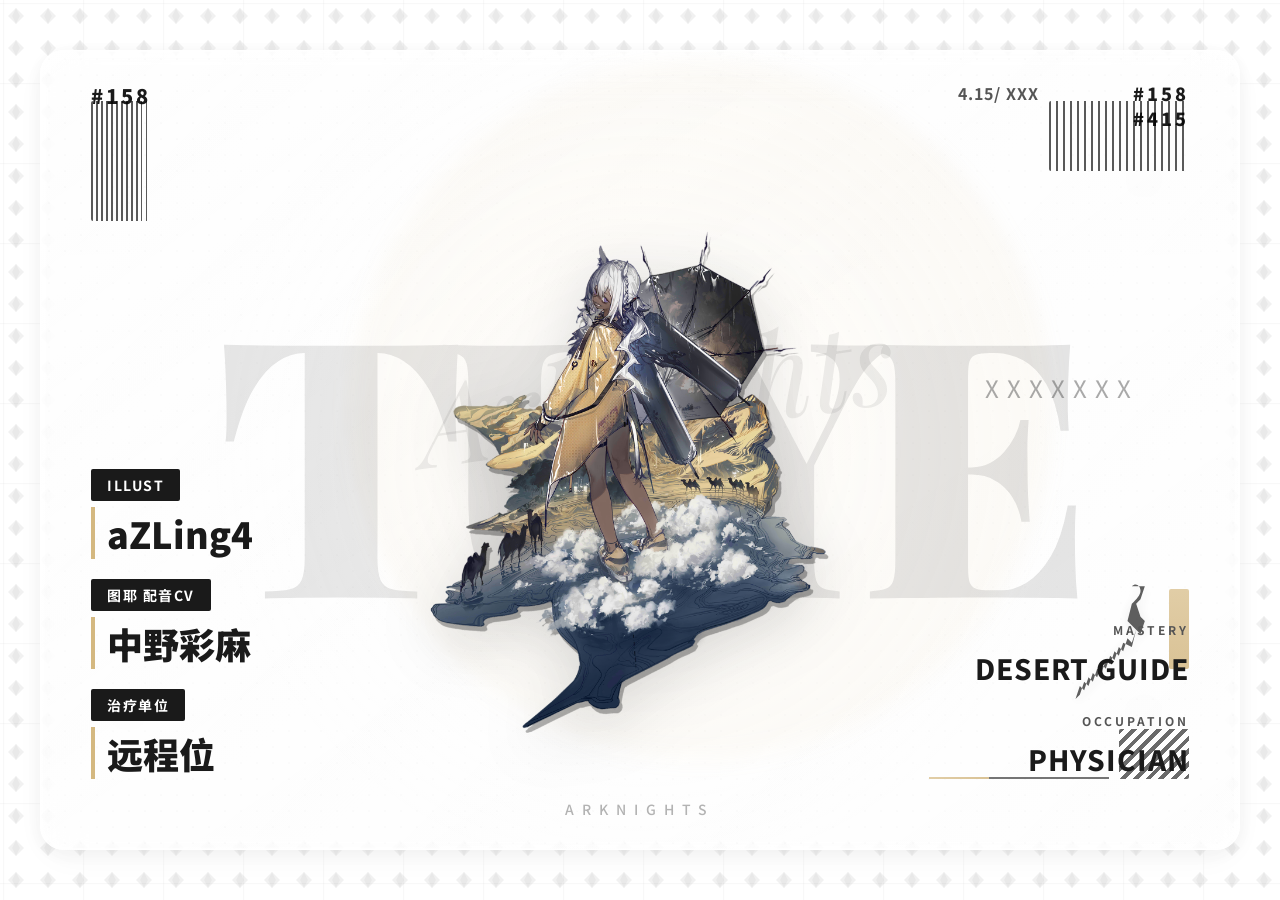
<file: index.html>
<!DOCTYPE html>
<html lang="zh-CN">
<head>
    <meta charset="UTF-8">
    <meta name="viewport" content="width=device-width, initial-scale=1.0">
    <title>TUYE - 明日方舟液态玻璃卡片</title>
    <style>
        @import url('https://fonts.googleapis.com/css2?family=Noto+Sans+SC:wght@400;700;900&family=Playfair+Display:wght@900&display=swap');
        
        * {
            margin: 0;
            padding: 0;
            box-sizing: border-box;
        }

        body {
            font-family: 'Noto Sans SC', sans-serif;
            /* 菱形点状纹理背景 */
            background: linear-gradient(135deg, #f5f5f5 0%, #f0f0f0 100%);
            background-image: url('data:image/svg+xml;utf8,<svg xmlns="http://www.w3.org/2000/svg" width="16" height="16" viewBox="0 0 16 16"><rect width="16" height="16" fill="none"/><path d="M8 4L10 8L8 12L6 8Z" fill="%23e8e8e8" opacity="0.8"/><path d="M4 8L8 12L12 8L8 4Z" fill="%23e8e8e8" opacity="0.6"/></svg>');
            background-size: 32px 32px;
            background-position: 0 0;
            display: flex;
            justify-content: center;
            align-items: center;
            min-height: 100vh;
            padding: 20px;
            cursor: default;
            perspective: 1000px;
            overflow: hidden;
        }

        /* 背景网格辅助线 */
        .bg-grid {
            position: fixed;
            top: 0;
            left: 0;
            width: 100vw;
            height: 100vh;
            background-image: 
                linear-gradient(to right, rgba(0,0,0,0.03) 1px, transparent 1px),
                linear-gradient(to bottom, rgba(0,0,0,0.03) 1px, transparent 1px);
            background-size: 80px 80px;
            z-index: 0;
            pointer-events: none;
        }

        /* 背景定位圆点 */
        .bg-dots {
            position: fixed;
            top: 0;
            left: 0;
            width: 100vw;
            height: 100vh;
            z-index: 0;
            pointer-events: none;
        }
        .bg-dot {
            position: absolute;
            width: 8px;
            height: 8px;
            border-radius: 50%;
            background: rgba(0,0,0,0.6);
            transform: translate(-50%, -50%);
        }
        .bg-dot.tl { top: 20%; left: 10%; }
        .bg-dot.tr { top: 20%; right: 10%; }
        .bg-dot.bl { bottom: 20%; left: 10%; }
        .bg-dot.br { bottom: 20%; right: 10%; }
        .bg-dot.center { top: 50%; left: 50%; width: 4px; height: 4px; }
        .bg-dot.sub { top: 50%; left: 50%; width: 2px; height: 2px; margin-left: 15px; margin-top: -8px; }

        /* ========== 液态玻璃核心样式（修改半透明质感） ========== */
        .card {
            width: 100%;
            max-width: 1200px;
            height: 90vh;
            max-height: 800px;
            /* 液态玻璃基础：调整透明度为半透明 */
            background: linear-gradient(145deg, 
                rgba(255, 255, 255, 0.65) 0%,  /* 降低不透明度到0.65 */
                rgba(255, 255, 255, 0.6) 50%,   /* 中间层更透明 */
                rgba(255, 255, 255, 0.62) 100%);/* 轻微调整渐变 */
            /* 液态模糊+折射效果 */
            backdrop-filter: blur(20px) saturate(110%); /* 降低模糊度增强通透感 */
            -webkit-backdrop-filter: blur(20px) saturate(110%);
            /* 液态边框：调整边框透明度增强半透明感 */
            border: 1.5px solid rgba(255, 255, 255, 0.85);
            border-radius: 24px;
            box-shadow: 
                /* 内层高光：降低强度适配半透明 */
                0 0 0 1px rgba(255, 255, 255, 0.6) inset,
                0 0 15px rgba(255, 255, 255, 0.4) inset,
                /* 外层柔光：降低强度 */
                0 8px 32px rgba(255, 255, 255, 0.3),
                /* 环境阴影：增强立体感 */
                0 4px 20px rgba(0, 0, 0, 0.06),
                /* 底部投影：降低强度 */
                0 10px 40px rgba(0, 0, 0, 0.04);
            position: relative;
            overflow: hidden;
            animation: cardFadeIn 1.2s ease-out;
            transition: all 0.6s cubic-bezier(0.23, 1, 0.32, 1);
            z-index: 1;
            /* 液态变形基础 */
            transform-origin: center center;
        }

        /* 液态玻璃内层流动纹理 */
        .card::before {
            content: "";
            position: absolute;
            top: 0;
            left: 0;
            width: 100%;
            height: 100%;
            /* 细微网点+流动渐变 */
            background-image: 
                url('data:image/svg+xml;utf8,<svg xmlns="http://www.w3.org/2000/svg" width="8" height="8" viewBox="0 0 8 8"><circle cx="4" cy="4" r="0.3" fill="%23000" opacity="0.05"/></svg>'),
                linear-gradient(135deg, 
                    transparent 0%, 
                    rgba(255, 255, 255, 0.05) 50%, 
                    transparent 100%);
            background-size: 16px 16px, 200% 200%;
            opacity: 0.8;
            z-index: -1;
            pointer-events: none;
            /* 缓慢流动动画 */
            animation: liquidFlow 15s ease-in-out infinite;
        }

        /* 液态玻璃边缘高光 */
        .card::after {
            content: "";
            position: absolute;
            top: 0;
            left: 0;
            width: 100%;
            height: 100%;
            /* 模拟玻璃边缘的弧形高光（降低强度适配半透明） */
            background: radial-gradient(circle at var(--x, 50%) var(--y, 50%), 
                rgba(255, 255, 255, 0.3) 0%,  /* 降低高光强度 */
                transparent 60%);
            pointer-events: none;
            border-radius: 24px;
            z-index: 1;
            transition: background-position 0.2s ease;
        }

        /* 鼠标悬浮：液态玻璃变形+高光增强 */
        .card:hover {
            box-shadow: 
                0 0 0 1px rgba(255, 255, 255, 0.9) inset,
                0 0 25px rgba(255, 255, 255, 0.6) inset,
                0 12px 40px rgba(255, 255, 255, 0.45),
                0 6px 25px rgba(0, 0, 0, 0.09),
                0 15px 50px rgba(0, 0, 0, 0.06);
            /* 轻微液态变形 */
            transform: translateY(-5px) scale(1.005);
        }

        /* 液态流动动画 */
        @keyframes liquidFlow {
            0%, 100% { background-position: 0% 0%; }
            25% { background-position: 100% 100%; }
            50% { background-position: 100% 0%; }
            75% { background-position: 0% 100%; }
        }

        @keyframes cardFadeIn {
            from { opacity: 0; transform: translateY(30px) scale(0.98); }
            to { opacity: 1; transform: translateY(0) scale(1); }
        }

        /* 液态光斑：更贴合液态玻璃的反光（降低强度） */
        .mouse-light {
            position: absolute;
            width: 500px;
            height: 500px;
            background: radial-gradient(circle, 
                rgba(212, 184, 128, 0.18) 0%,  /* 降低光斑强度 */
                rgba(212, 184, 128, 0.04) 70%, 
                transparent 90%);
            border-radius: 50%;
            pointer-events: none;
            z-index: 2;
            transition: opacity 0.3s ease, transform 0.4s ease;
            opacity: 0;
            filter: blur(20px);
        }
        .card:hover .mouse-light { 
            opacity: 1;
            transform: scale(1.1);
        }

        /* 暖金背景圆：适配液态玻璃折射（降低不透明度） */
        .bg-circle {
            position: absolute;
            width: 700px;
            height: 700px;
            background: radial-gradient(circle, #e9d098 0%, #d4b880 60%, #c9a868 100%);
            border-radius: 50%;
            top: 45%;
            left: 55%;
            transform: translate(-50%, -50%);
            opacity: 0.18; /* 降低背景圆不透明度 */
            z-index: 0;
            animation: circlePulse 12s ease-in-out infinite;
            filter: blur(10px);
            /* 液态折射效果 */
            mix-blend-mode: soft-light;
        }
        @keyframes circlePulse {
            0%, 100% { transform: translate(-50%, -50%) scale(1); opacity: 0.18; }
            50% { transform: translate(-50%, -50%) scale(1.1); opacity: 0.22; }
        }

        /* 巨型TUYE文字 */
        .title-large {
            position: absolute;
            top: 50%;
            left: 50%;
            transform: translate(-50%, -50%);
            font-family: 'Playfair Display', serif;
            font-size: 28vw;
            font-weight: 900;
            color: #222;
            letter-spacing: -0.08em;
            line-height: 0.7;
            z-index: 1;
            opacity: 0.12; /* 降低文字透明度适配半透明玻璃 */
            animation: titleSlideIn 1.5s ease-out;
            transition: opacity 0.4s ease;
            pointer-events: none;
            /* 玻璃折射效果 */
            mix-blend-mode: multiply;
        }
        .title-large:hover { opacity: 0.18; }
        @keyframes titleSlideIn {
            from { transform: translate(-50%, -50%) scale(0.95); opacity: 0; }
            to { transform: translate(-50%, -50%) scale(1); opacity: 0.12; }
        }

        /* 手写体Arknights */
        .title-handwritten {
            position: absolute;
            top: 38%;
            left: 52%;
            font-family: 'Playfair Display', serif;
            font-size: 9vw;
            font-style: italic;
            color: #888;
            opacity: 0.15; /* 降低文字透明度 */
            z-index: 2;
            transform: rotate(-8deg) translate(-50%, -50%);
            animation: handwrittenFadeIn 1.8s ease-out;
            transition: all 0.4s ease;
            pointer-events: none;
            mix-blend-mode: multiply;
        }
        .title-handwritten:hover {
            opacity: 0.22;
            transform: rotate(-6deg) translate(-50%, -50%) scale(1.02);
        }
        @keyframes handwrittenFadeIn {
            from { opacity: 0; transform: rotate(-12deg) translate(-50%, -50%) scale(0.9); }
            to { opacity: 0.15; transform: rotate(-8deg) translate(-50%, -50%) scale(1); }
        }

        /* 角色图片容器（调整尺寸适配新图片） */
        .character-container {
            position: absolute;
            top: 50%;
            left: 50%;
            transform: translate(-50%, -50%);
            z-index: 3;
            width: 55%; /* 缩小容器宽度，让图片显示更适中 */
            height: 75%; /* 缩小容器高度 */
            display: flex;
            justify-content: center;
            align-items: center;
            perspective: 1500px;
        }
        .character-img {
            max-width: 100%;
            max-height: 100%;
            object-fit: contain;
            filter: drop-shadow(0 15px 30px rgba(0,0,0,0.15)); /* 降低阴影强度适配半透明 */
            animation: characterFloat 10s ease-in-out infinite;
            transition: transform 0.3s cubic-bezier(0.23, 1, 0.32, 1);
        }
        @keyframes characterFloat {
            0%, 100% { transform: translateY(0) rotate(0deg); }
            25% { transform: translateY(-10px) rotate(0.8deg); }
            50% { transform: translateY(0) rotate(0deg); }
            75% { transform: translateY(-10px) rotate(-0.8deg); }
        }

        /* 左侧信息区 */
        .info-left {
            position: absolute;
            left: 50px;
            bottom: 70px;
            z-index: 4;
            display: flex;
            flex-direction: column;
            gap: 20px;
        }
        .info-block {
            display: flex;
            flex-direction: column;
            gap: 6px;
            transition: transform 0.3s ease;
        }
        .info-block:hover { transform: translateX(8px); }

        .info-label {
            background: #1a1a1a;
            color: #fff;
            padding: 6px 16px;
            font-size: 14px;
            font-weight: 700;
            letter-spacing: 1.5px;
            display: inline-block;
            width: fit-content;
            border-radius: 2px;
            animation: labelSlideIn 1s ease-out backwards;
            transition: all 0.3s ease;
            text-transform: uppercase;
        }
        .info-block:hover .info-label {
            background-color: #d4b880;
            transform: scale(1.03);
            box-shadow: 0 2px 8px rgba(212, 184, 128, 0.3);
        }
        .info-label:nth-child(1) { animation-delay: 0.2s; }
        .info-label:nth-child(2) { animation-delay: 0.4s; }
        .info-label:nth-child(3) { animation-delay: 0.6s; }
        @keyframes labelSlideIn {
            from { transform: translateX(-30px) scale(0.9); opacity: 0; }
            to { transform: translateX(0) scale(1); opacity: 1; }
        }

        .info-value {
            font-size: 36px;
            font-weight: 900;
            color: #1a1a1a;
            padding-left: 12px;
            border-left: 4px solid #d4b880;
            animation: valueFadeIn 1s ease-out backwards;
            transition: all 0.3s ease;
        }
        .info-block:hover .info-value {
            border-color: #c9a868;
            color: #000;
            text-shadow: 0 1px 2px rgba(0,0,0,0.05);
        }
        .info-value:nth-child(1) { animation-delay: 0.3s; }
        .info-value:nth-child(2) { animation-delay: 0.5s; }
        .info-value:nth-child(3) { animation-delay: 0.7s; }
        @keyframes valueFadeIn {
            from { opacity: 0; transform: translateY(10px) scale(0.95); }
            to { opacity: 1; transform: translateY(0) scale(1); }
        }

        /* 右侧信息区 */
        .info-right {
            position: absolute;
            right: 50px;
            bottom: 70px;
            z-index: 4;
            display: flex;
            flex-direction: column;
            gap: 24px;
            align-items: flex-end;
        }
        .info-right .info-block { align-items: flex-end; }
        .info-right .info-label {
            background: transparent;
            color: #555;
            font-size: 12px;
            padding: 0;
            letter-spacing: 3px;
            margin-bottom: 4px;
        }
        .info-right .info-block:hover .info-label {
            color: #d4b880;
            background: transparent;
            transform: none;
        }
        .info-right .info-value {
            font-size: 28px;
            border: none;
            padding: 0;
            font-weight: 800;
            letter-spacing: 1px;
        }
        .info-right .info-block:hover .info-value {
            color: #c9a868;
            transform: scale(1.05);
            border: none;
        }

        /* 条形码 */
        .barcode {
            position: absolute;
            top: 50px;
            right: 50px;
            z-index: 4;
            width: 140px;
            height: 70px;
            background: repeating-linear-gradient(
                90deg,
                #000,
                #000 2px,
                transparent 2px,
                transparent 7px
            );
            opacity: 0.65; /* 降低条形码透明度 */
            border-radius: 2px;
            animation: barcodeFadeIn 1s ease-out backwards;
            transition: all 0.4s ease;
        }
        .barcode:hover {
            opacity: 1;
            transform: scaleY(1.1) scaleX(1.03);
            box-shadow: 0 3px 10px rgba(0,0,0,0.1);
        }
        @keyframes barcodeFadeIn {
            from { opacity: 0; transform: scaleX(0.8) scaleY(0.9); }
            to { opacity: 0.65; transform: scaleX(1) scaleY(1); }
        }

        /* 左上角条形码补充 */
        .barcode-left {
            top: 50px;
            left: 50px;
            right: auto;
            width: 60px;
            height: 120px;
            background: repeating-linear-gradient(
                90deg,
                #000,
                #000 1.5px,
                transparent 1.5px,
                transparent 5px
            );
        }

        /* 数字标签 */
        .number-tag {
            position: absolute;
            top: 30px;
            left: 50px;
            z-index: 4;
            font-size: 20px;
            font-weight: 900;
            color: #1a1a1a;
            letter-spacing: 3px;
            animation: tagSlideIn 1s ease-out backwards;
            transition: all 0.3s ease;
        }
        .number-tag:hover {
            color: #d4b880;
            transform: scale(1.08);
            text-shadow: 0 1px 3px rgba(0,0,0,0.1);
        }
        @keyframes tagSlideIn {
            from { transform: translateY(-20px) scale(0.9); opacity: 0; }
            to { transform: translateY(0) scale(1); opacity: 1; }
        }
        .number-tag-right {
            top: 30px;
            left: auto;
            right: 50px;
            font-size: 18px;
            line-height: 1.4;
        }

        /* 日期标签 */
        .date-tag {
            position: absolute;
            top: 30px;
            right: 200px;
            z-index: 4;
            font-size: 16px;
            font-weight: 700;
            color: #555;
            letter-spacing: 1px;
            animation: tagSlideIn 1s ease-out 0.2s backwards;
            transition: all 0.3s ease;
        }
        .date-tag:hover {
            color: #d4b880;
            transform: translateX(-5px);
        }

        /* 剪影（降低透明度） */
        .silhouette {
            position: absolute;
            right: 80px;
            bottom: 150px;
            z-index: 3;
            width: 90px;
            height: 130px;
            background: url('data:image/svg+xml;utf8,<svg xmlns="http://www.w3.org/2000/svg" viewBox="0 0 100 150"><path fill="%231a1a1a" d="M70,20 C75,15 80,20 80,25 C80,30 75,35 70,40 L65,60 L75,70 L70,90 L60,85 L55,100 L50,95 L45,110 L40,105 L35,120 L30,115 L25,130 L20,125 L15,140 L10,135 L5,150 L10,145 L15,130 L20,135 L25,120 L30,125 L35,110 L40,115 L45,100 L50,105 L55,90 L60,95 L65,80 L70,85 L75,70 L80,75 L85,60 L80,55 L75,40 L80,35 L85,20 Z"/></svg>') no-repeat center;
            background-size: contain;
            opacity: 0.7; /* 降低剪影透明度 */
            animation: silhouetteFadeIn 1.2s ease-out backwards;
            transition: all 0.4s ease;
            filter: drop-shadow(0 3px 6px rgba(0,0,0,0.12));
        }
        .silhouette:hover {
            opacity: 1;
            transform: scale(1.2) translateY(-10px);
            filter: drop-shadow(0 6px 12px rgba(0,0,0,0.2));
        }
        @keyframes silhouetteFadeIn {
            from { opacity: 0; transform: scale(0.8) translateY(10px); }
            to { opacity: 0.7; transform: scale(1) translateY(0); }
        }

        /* 斜纹块（降低透明度） */
        .stripes {
            position: absolute;
            right: 50px;
            bottom: 70px;
            z-index: 3;
            width: 70px;
            height: 50px;
            background: repeating-linear-gradient(
                -45deg,
                #1a1a1a,
                #1a1a1a 4px,
                transparent 4px,
                transparent 9px
            );
            opacity: 0.65; /* 降低斜纹块透明度 */
            border-radius: 2px;
            animation: stripesFadeIn 1.4s ease-out backwards;
            transition: all 0.4s ease;
        }
        .stripes:hover {
            opacity: 1;
            transform: rotate(10deg) scale(1.2);
            box-shadow: 0 3px 10px rgba(0,0,0,0.15);
        }
        @keyframes stripesFadeIn {
            from { opacity: 0; transform: rotate(-10deg) scale(0.9); }
            to { opacity: 0.65; transform: rotate(0) scale(1); }
        }

        /* 暖金小色块（降低透明度） */
        .gold-block {
            position: absolute;
            right: 50px;
            bottom: 180px;
            z-index: 3;
            width: 20px;
            height: 80px;
            background: linear-gradient(to bottom, #d4b880, #c9a868);
            border-radius: 2px;
            opacity: 0.7; /* 降低色块透明度 */
            animation: goldFadeIn 1.5s ease-out backwards;
            transition: all 0.3s ease;
        }
        .gold-block:hover {
            opacity: 1;
            transform: scaleX(1.2);
            box-shadow: 0 2px 8px rgba(212, 184, 128, 0.4);
        }
        @keyframes goldFadeIn {
            from { opacity: 0; transform: scaleX(0.8); }
            to { opacity: 0.7; transform: scaleX(1); }
        }

        /* 水印文字（降低透明度） */
        .watermark {
            position: absolute;
            bottom: 30px;
            left: 50%;
            transform: translateX(-50%);
            font-size: 14px;
            color: #999;
            letter-spacing: 8px;
            z-index: 2;
            animation: watermarkFadeIn 2s ease-out backwards;
            transition: all 0.3s ease;
            text-transform: uppercase;
            font-weight: 500;
            opacity: 0.75; /* 降低水印透明度 */
        }
        .watermark:hover {
            color: #d4b880;
            letter-spacing: 10px;
            text-shadow: 0 1px 2px rgba(0,0,0,0.05);
            opacity: 1;
        }
        @keyframes watermarkFadeIn {
            from { opacity: 0; letter-spacing: 4px; }
            to { opacity: 0.75; letter-spacing: 8px; }
        }

        /* 装饰性横线（降低透明度） */
        .decor-line {
            position: absolute;
            z-index: 3;
            height: 2px;
            background: #1a1a1a;
            opacity: 0.6; /* 降低横线透明度 */
            animation: lineFadeIn 1.6s ease-out backwards;
            transition: all 0.3s ease;
        }
        .decor-line.bottom {
            bottom: 70px;
            right: 130px;
            width: 120px;
        }
        .decor-line.gold {
            background: linear-gradient(to right, #d4b880, #c9a868);
            bottom: 70px;
            right: 250px;
            width: 60px;
            opacity: 0.7; /* 降低金色横线透明度 */
        }
        .decor-line:hover {
            opacity: 1;
            transform: scaleX(1.1);
        }
        @keyframes lineFadeIn {
            from { opacity: 0; transform: scaleX(0); }
            to { opacity: 0.6; transform: scaleX(1); }
        }

        /* 装饰性XXX文字（降低透明度） */
        .decor-text {
            position: absolute;
            right: 100px;
            top: 40%;
            z-index: 2;
            font-size: 24px;
            color: #555;
            letter-spacing: 8px;
            opacity: 0.5; /* 降低装饰文字透明度 */
            animation: textFadeIn 2s ease-out backwards;
            transition: all 0.3s ease;
        }
        .decor-text:hover {
            opacity: 1;
            color: #888;
            letter-spacing: 10px;
        }
        @keyframes textFadeIn {
            from { opacity: 0; letter-spacing: 4px; }
            to { opacity: 0.5; letter-spacing: 8px; }
        }
    </style>
</head>
<body>
    <!-- 背景网格和定位点 -->
    <div class="bg-grid"></div>
    <div class="bg-dots">
        <div class="bg-dot tl"></div>
        <div class="bg-dot tr"></div>
        <div class="bg-dot bl"></div>
        <div class="bg-dot br"></div>
        <div class="bg-dot center"></div>
        <div class="bg-dot sub"></div>
    </div>

    <div class="card">
        <div class="mouse-light"></div>
        <div class="bg-circle"></div>
        
        <!-- 巨型文字 -->
        <div class="title-large">TUYE</div>
        <div class="title-handwritten">Arknights</div>
        
        <!-- 角色图片（替换为指定图片地址） -->
        <div class="character-container">
            <img src="https://wmbolao.github.io/tuye.png" alt="图耶" class="character-img">
        </div>

        <!-- 数字标签 -->
        <div class="number-tag">#158</div>
        <div class="number-tag number-tag-right">#158<br>#415</div>
        
        <!-- 日期标签 -->
        <div class="date-tag">4.15/ XXX</div>

        <!-- 条形码 -->
        <div class="barcode barcode-left"></div>
        <div class="barcode"></div>

        <!-- 左侧信息 -->
        <div class="info-left">
            <div class="info-block">
                <div class="info-label">ILLUST</div>
                <div class="info-value">aZLing4</div>
            </div>
            <div class="info-block">
                <div class="info-label">图耶 配音CV</div>
                <div class="info-value">中野彩麻</div>
            </div>
            <div class="info-block">
                <div class="info-label">治疗单位</div>
                <div class="info-value">远程位</div>
            </div>
        </div>

        <!-- 右侧信息 -->
        <div class="info-right">
            <div class="info-block">
                <div class="info-label">MASTERY</div>
                <div class="info-value">DESERT GUIDE</div>
            </div>
            <div class="info-block">
                <div class="info-label">OCCUPATION</div>
                <div class="info-value">PHYSICIAN</div>
            </div>
        </div>

        <!-- 装饰元素 -->
        <div class="silhouette"></div>
        <div class="stripes"></div>
        <div class="gold-block"></div>
        <div class="decor-line bottom"></div>
        <div class="decor-line gold"></div>
        <div class="decor-text">XXXXXXX</div>

        <!-- 水印 -->
        <div class="watermark">ARKNIGHTS</div>
    </div>

    <script>
        // 液态玻璃交互逻辑
        const card = document.querySelector('.card');
        const mouseLight = document.querySelector('.mouse-light');
        const characterImg = document.querySelector('.character-img');

        // 缓动函数
        function easeOutCubic(t) {
            return 1 - Math.pow(1 - t, 3);
        }

        let mouseX = 0, mouseY = 0;
        let targetX = 0, targetY = 0;
        let rafId;

        // 鼠标移动监听 - 液态玻璃高光跟随
        card.addEventListener('mousemove', (e) => {
            const rect = card.getBoundingClientRect();
            targetX = e.clientX - rect.left;
            targetY = e.clientY - rect.top;
            
            // 更新液态高光位置
            const xPercent = (targetX / rect.width) * 100;
            const yPercent = (targetY / rect.height) * 100;
            card.style.setProperty('--x', `${xPercent}%`);
            card.style.setProperty('--y', `${yPercent}%`);
            
            // 角色图3D偏转（适配液态玻璃折射）
            const centerX = rect.width / 2;
            const centerY = rect.height / 2;
            const rotateX = (targetY - centerY) / 30;
            const rotateY = (centerX - targetX) / 30;
            characterImg.style.transform = `rotateX(${rotateX}deg) rotateY(${rotateY}deg) translateY(0)`;
        });

        // 鼠标离开复位
        card.addEventListener('mouseleave', () => {
            characterImg.style.transition = 'transform 0.6s ease-out';
            characterImg.style.transform = 'translateY(0)';
            // 重置液态高光
            card.style.setProperty('--x', '50%');
            card.style.setProperty('--y', '50%');
            cancelAnimationFrame(rafId);
        });

        // 鼠标进入启动跟随
        card.addEventListener('mouseenter', () => {
            characterImg.style.transition = 'transform 0.2s ease-out';
            
            function updateMouseLight() {
                const dx = targetX - mouseX;
                const dy = targetY - mouseY;
                mouseX += dx * 0.08;
                mouseY += dy * 0.08;
                
                mouseLight.style.left = `${mouseX - 250}px`;
                mouseLight.style.top = `${mouseY - 250}px`;
                
                if (Math.abs(dx) > 0.1 || Math.abs(dy) > 0.1) {
                    rafId = requestAnimationFrame(updateMouseLight);
                }
            }
            rafId = requestAnimationFrame(updateMouseLight);
        });

        // 背景网格缓慢移动动画
        const bgGrid = document.querySelector('.bg-grid');
        let gridOffset = 0;
        function animateGrid() {
            gridOffset += 0.1;
            bgGrid.style.backgroundPosition = `${gridOffset}px ${gridOffset}px`;
            requestAnimationFrame(animateGrid);
        }
        animateGrid();
    </script>
</body>
</html>
</file>
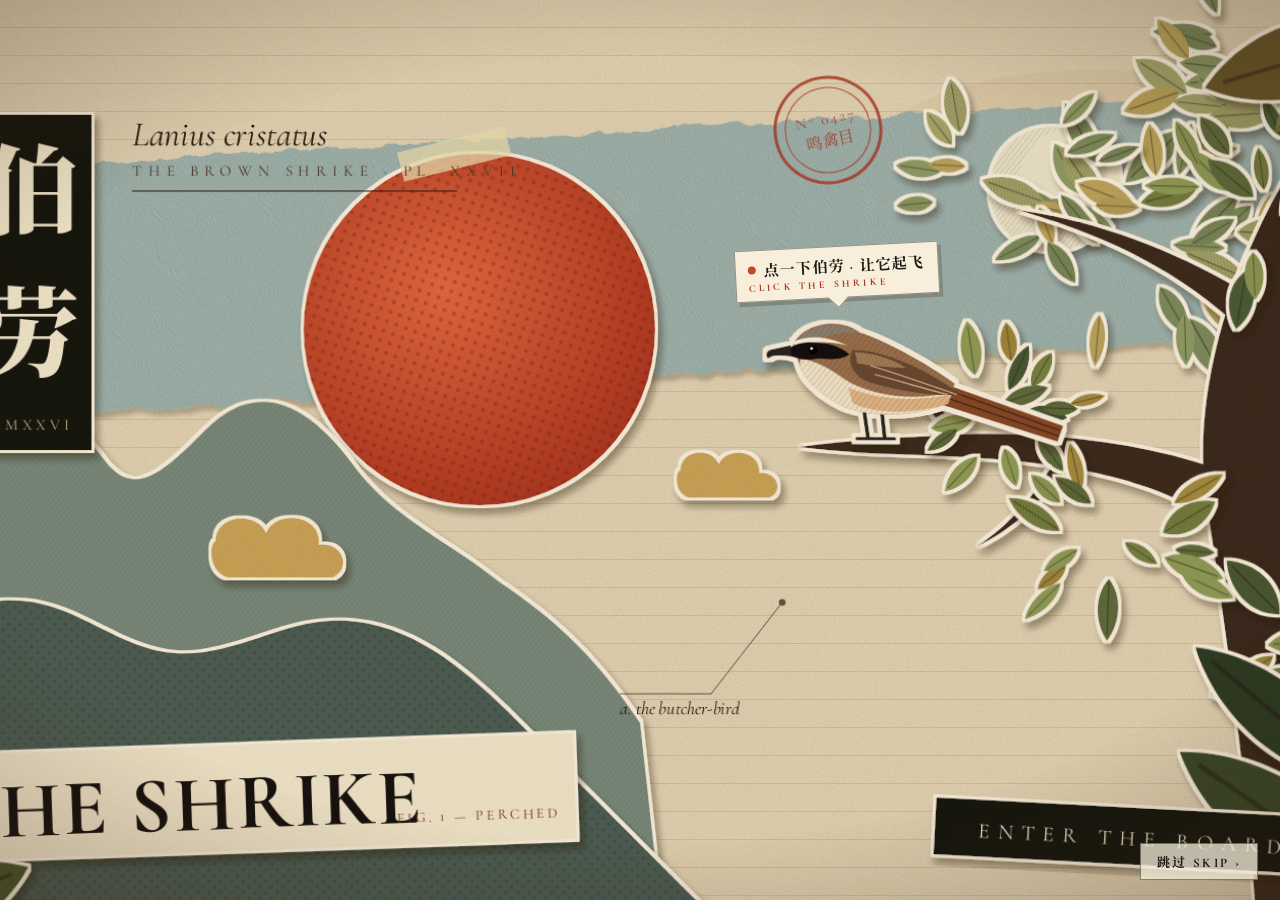
<file: me/index.html>
<!DOCTYPE html>
<html lang="zh-CN">
<head>
<meta charset="UTF-8">
<meta name="viewport" content="width=device-width, initial-scale=1.0, user-scalable=no">
<title>伯劳 · LANIUS — 无限画板与传送门</title>
<link rel="preconnect" href="https://fonts.googleapis.com">
<link rel="preconnect" href="https://fonts.gstatic.com" crossorigin>
<!-- 字体异步加载：网络不通时自动回退到系统字体，不会阻塞页面 -->
<link href="https://fonts.googleapis.com/css2?family=Caveat:wght@500;700&family=Cormorant+Garamond:ital,wght@0,500;0,700;1,500&family=Long+Cang&family=Noto+Serif+SC:wght@500;900&family=Ma+Shan+Zheng&family=Special+Elite&family=ZCOOL+KuaiLe&display=swap" rel="stylesheet" media="print" onload="this.media='all'">
<link rel="stylesheet" href="css/style.css">
</head>
<body class="intro-running">

<!-- ================= 主体：无限画板 ================= -->
<div id="app">
  <div id="stage">
    <canvas id="board" aria-label="无限画板"></canvas>
    <!-- 网页维度（传送门打开的嵌入页面） -->
    <div id="webview" aria-hidden="true">
      <iframe id="webFrame" title="传送门另一侧的页面"></iframe>
    </div>
  </div>

  <!-- 左上：场景标题 / 返回 -->
  <div class="topleft ui">
    <button id="backBtn" class="back-btn" title="穿回上一个维度 (Backspace)">
      <span class="mini-portal"></span><span>穿回</span>
    </button>
    <div class="scene-tag">
      <span class="scene-mark">LANIUS</span>
      <span id="sceneTitle">主画板</span>
    </div>
  </div>

  <!-- 顶部工具栏 -->
  <div class="toolbar ui board-only" role="toolbar" aria-label="绘图工具">
    <button data-tool="select" title="选择 (V / 1)" class="active"><svg viewBox="0 0 24 24"><path d="M5 3l14 8-6 1.6L10 19z"/></svg><i>1</i></button>
    <button data-tool="hand" title="抓手平移 (H / 2)"><svg viewBox="0 0 24 24"><path d="M8 12V5.5a1.5 1.5 0 013 0V11m0-1V4.5a1.5 1.5 0 013 0V11m0-.5V6a1.5 1.5 0 013 0v7c0 4-2.5 7-6.5 7-3 0-4.5-1.5-6-4l-2-3.5a1.5 1.5 0 012.5-1.6L8 13"/></svg><i>2</i></button>
    <span class="sep"></span>
    <button data-tool="pen" title="画笔 (P / 3)"><svg viewBox="0 0 24 24"><path d="M4 20c3-1 4-3 6-6l7-9 2 2-8 8c-2 2-4 4-7 5z"/></svg><i>3</i></button>
    <button data-tool="rect" title="矩形 (R / 4)"><svg viewBox="0 0 24 24"><rect x="4" y="6" width="16" height="12" rx="1.5"/></svg><i>4</i></button>
    <button data-tool="ellipse" title="椭圆 (O / 5)"><svg viewBox="0 0 24 24"><ellipse cx="12" cy="12" rx="8.5" ry="6.5"/></svg><i>5</i></button>
    <button data-tool="arrow" title="箭头 (A / 6)"><svg viewBox="0 0 24 24"><path d="M4 20L19 5M11 5h8v8"/></svg><i>6</i></button>
    <button data-tool="line" title="直线 (L / 7)"><svg viewBox="0 0 24 24"><path d="M4 20L20 4"/></svg><i>7</i></button>
    <button data-tool="text" title="文字 (T / 8)"><svg viewBox="0 0 24 24"><path d="M5 6V4h14v2M12 4v16M9 20h6"/></svg><i>8</i></button>
    <button data-tool="eraser" title="橡皮 (E / 9)"><svg viewBox="0 0 24 24"><path d="M9 20h11M4.5 14.5l9-9a2 2 0 012.8 0l2.2 2.2a2 2 0 010 2.8L11 18H8z"/></svg><i>9</i></button>
    <span class="sep"></span>
    <button data-tool="portal" class="portal-tool" title="创造传送门 (G / 0)"><span class="mini-portal"></span><b>传送门</b><i>0</i></button>
  </div>

  <!-- 左侧属性面板 -->
  <div class="props ui board-only" aria-label="样式">
    <div class="prop-title">笔触 Stroke</div>
    <div class="swatches" id="colorSwatches">
      <button data-color="ink" class="active" title="墨色"></button>
      <button data-color="#c8442b" title="朱砂"></button>
      <button data-color="#1f6fb2" title="群青"></button>
      <button data-color="#2f8f46" title="松绿"></button>
      <button data-color="#d98a1c" title="琥珀"></button>
      <button data-color="#7048e8" title="紫藤"></button>
    </div>
    <div class="prop-title">填充 Fill</div>
    <div class="seg" id="fillSeg">
      <button data-fill="none" class="active" title="无填充">无</button>
      <button data-fill="hachure" title="排线">排线</button>
      <button data-fill="solid" title="色块">色块</button>
    </div>
    <div class="prop-title">粗细 Width</div>
    <div class="seg" id="widthSeg">
      <button data-width="1.5" title="细"><span class="w w1"></span></button>
      <button data-width="3" class="active" title="中"><span class="w w2"></span></button>
      <button data-width="6" title="粗"><span class="w w3"></span></button>
    </div>
    <div class="prop-title">手绘感 Sloppiness</div>
    <div class="seg" id="roughSeg">
      <button data-rough="0" title="规整">规整</button>
      <button data-rough="1" class="active" title="手绘">手绘</button>
      <button data-rough="2.2" title="潦草">潦草</button>
    </div>
    <div class="prop-title">字体 Typeface</div>
    <div class="font-grid" id="fontFamily" role="group" aria-label="字体"></div>
    <div class="prop-title">字号 Size</div>
    <div class="seg" id="fontSeg">
      <button data-font="20">S</button>
      <button data-font="30" class="active">M</button>
      <button data-font="48">L</button>
      <button data-font="72">XL</button>
    </div>
  </div>

  <!-- 右上：菜单 -->
  <div class="topright ui">
    <button id="openBtn" class="icon-btn" title="打开本地文件 (Ctrl+O)" aria-label="打开本地文件"><svg viewBox="0 0 24 24"><path d="M3 7.5V18a1.5 1.5 0 001.5 1.5h13.2a1.5 1.5 0 001.45-1.1L21.5 11H7.2a1.5 1.5 0 00-1.43 1.05L3.5 19"/><path d="M3 7.5V6a1.5 1.5 0 011.5-1.5h4l2 2.5h6A1.5 1.5 0 0118 8.5V11"/></svg></button>
    <button id="saveBtn" class="icon-btn" title="保存到本地文件 (Ctrl+S)" aria-label="保存到本地文件"><svg viewBox="0 0 24 24"><path d="M5 4h11l3 3v12a1 1 0 01-1 1H6a1 1 0 01-1-1z"/><path d="M8 4v5h7V4M8 20v-6h8v6"/></svg></button>
    <button id="menuBtn" class="icon-btn" title="菜单" aria-haspopup="true"><svg viewBox="0 0 24 24"><path d="M4 7h16M4 12h16M4 17h16"/></svg></button>
    <div id="menu" class="menu hidden" role="menu">
      <button data-menu="open">打开本地文件…<kbd>Ctrl+O</kbd></button>
      <button data-menu="save">保存到本地文件<kbd>Ctrl+S</kbd></button>
      <button data-menu="saveas">另存为…<kbd>Ctrl+Shift+S</kbd></button>
      <hr>
      <button data-menu="export" class="board-only">导出当前画板 PNG</button>
      <button data-menu="clear" class="board-only">清空当前画板</button>
      <button data-menu="reset">恢复默认（清除所有保存）</button>
      <button data-menu="intro">重播开场动画</button>
      <button data-menu="help">快捷键与帮助</button>
    </div>
  </div>

  <!-- 底部左：缩放 & 撤销 -->
  <div class="bottomleft ui board-only">
    <div class="zoom-box">
      <button id="zoomOut" title="缩小 (-)">−</button>
      <button id="zoomLabel" title="重置缩放 (0)">100%</button>
      <button id="zoomIn" title="放大 (+)">+</button>
    </div>
    <div class="zoom-box">
      <button id="undoBtn" title="撤销 (Ctrl+Z)"><svg viewBox="0 0 24 24"><path d="M9 14L4 9l5-5M4 9h10a6 6 0 010 12h-3"/></svg></button>
      <button id="redoBtn" title="重做 (Ctrl+Shift+Z)"><svg viewBox="0 0 24 24"><path d="M15 14l5-5-5-5M20 9H10a6 6 0 000 12h3"/></svg></button>
    </div>
  </div>

  <textarea id="textEditor" spellcheck="false" aria-label="编辑文字"></textarea>
  <input type="file" id="fileInput" accept=".lanius,.json,application/json" hidden>
  <div id="dropZone" aria-hidden="true"><div><span class="mini-portal"></span>松手即可打开画板文件</div></div>
  <div id="toast" role="status" aria-live="polite"></div>
  <div id="parkourHud" class="parkour-hud" aria-hidden="true">
    <b>跑酷</b>
    <span><kbd>A</kbd><kbd>D</kbd> 移动</span>
    <span><kbd>空格</kbd> 跳跃</span>
    <span><kbd>E</kbd> 穿越传送门</span>
    <span>画的线条就是地面</span>
  </div>
  <div id="monumentHud" class="monument-hud" aria-hidden="true">
    <b>纪念碑谷</b>
    <span class="mvbtns">
      <button type="button" data-m="cube" class="on" title="放方块（左键）">方块</button>
      <button type="button" data-m="portal" title="放传送门（左键）">传送门</button>
      <button type="button" data-m="erase" title="删除（右键/左键）">删除</button>
    </span>
    <span class="mvbtns">
      <button type="button" data-m="select" title="选方块（左键点它，可以选两块；同一处再点一下会翻到被挡住的那块）">选择</button>
      <button type="button" data-m="up" title="单块换层：换到上层，沿视线方向挪一层，画面位置不变 (PgUp)">换上层</button>
      <button type="button" data-m="down" title="单块换层：换到下层，沿视线方向挪一层，画面位置不变 (PgDn)">换下层</button>
      <button type="button" data-m="swap" title="选中两块后，交换它们在画面上的前后遮挡：原来谁压在谁前面，换完就反过来。位置、高度一格不动；而且只影响这两块彼此的前后，它们跟别的方块之间谁压谁一点不变。再按一次换回去">交换上下</button>
    </span>
    <span class="mvbtns">
      <button type="button" data-m="rot-" title="视角左转 (Q)">⟲</button>
      <button type="button" data-m="rot+" title="视角右转 (E)">⟳</button>
      <button type="button" data-m="home" title="回到入口 (R)">回到入口</button>
    </span>
    <span class="mvkeys"><kbd>W</kbd><kbd>A</kbd><kbd>S</kbd><kbd>D</kbd> 走路 · <kbd>Q</kbd><kbd>E</kbd> 转视角 · <kbd>F</kbd> 穿越 · <kbd>R</kbd> 回入口 · 中键拖动平移 · <kbd>PgUp</kbd><kbd>PgDn</kbd> 换层</span>
  </div>
  <div id="ctxMenu" class="menu ctx hidden" role="menu"></div>
</div>

<!-- 传送门设置弹窗 -->
<div id="portalDialog" class="modal hidden" role="dialog" aria-modal="true" aria-labelledby="pdTitle">
  <form class="modal-card" id="portalForm" autocomplete="off">
    <div class="tape tape-l"></div><div class="tape tape-r"></div>
    <h3 id="pdTitle">创造传送门 <small>PORTAL GUN · MK II</small></h3>
    <label class="field">传送门名字
      <input name="name" maxlength="40" placeholder="例如：C-137 维度">
    </label>
    <div class="field-label" id="destLabel">另一侧是什么风格</div>
    <div class="dest-grid">
      <label><input type="radio" name="dest" value="paper" checked><span class="dest d-paper"><b>纸张画板</b><em>默认 · 和这里一样</em></span></label>
      <label><input type="radio" name="dest" value="dots"><span class="dest d-dots"><b>点阵画板</b><em>干净的白色点阵</em></span></label>
      <label><input type="radio" name="dest" value="dark"><span class="dest d-dark"><b>暗夜画板</b><em>深色维度</em></span></label>
      <label><input type="radio" name="dest" value="blueprint"><span class="dest d-blue"><b>蓝图画板</b><em>工程蓝图网格</em></span></label>
      <label><input type="radio" name="dest" value="parkour"><span class="dest d-parkour"><b>跑酷维度</b><em>操控火柴人踩线条</em></span></label>
      <label><input type="radio" name="dest" value="monument"><span class="dest d-monument"><b>纪念碑谷维度</b><em>3D 方块 · 能走的视错觉</em></span></label>
      <label><input type="radio" name="dest" value="web"><span class="dest d-web"><b>网页</b><em>嵌入一个页面</em></span></label>
    </div>
    <label class="field url-field">网址或本地相对路径
      <input name="src" placeholder="https://…  或  某个页面.html">
    </label>
    <div class="field-label">传送门颜色</div>
    <div class="hue-row">
      <label><input type="radio" name="hue" value="105" checked><span style="--h:105">经典绿</span></label>
      <label><input type="radio" name="hue" value="170"><span style="--h:170">青蓝</span></label>
      <label><input type="radio" name="hue" value="285"><span style="--h:285">紫</span></label>
      <label><input type="radio" name="hue" value="35"><span style="--h:35">琥珀</span></label>
    </div>
    <div class="actions">
      <button type="button" data-act="cancel" class="btn ghost">取消</button>
      <button type="submit" class="btn primary">开启传送门</button>
    </div>
  </form>
</div>

<!-- 帮助 -->
<div id="helpDialog" class="modal hidden" role="dialog" aria-modal="true" aria-labelledby="helpTitle">
  <div class="modal-card help-card">
    <div class="tape tape-l"></div>
    <h3 id="helpTitle">使用说明 <small>FIELD NOTES</small></h3>
    <ul>
      <li><b>平移</b>：空格 + 拖动 / 鼠标中键 / 抓手工具 / 触控板双指滑动</li>
      <li><b>缩放</b>：Ctrl + 滚轮 / 双指捏合 / 左下角按钮</li>
      <li><b>工具</b>：1 选择 · 2 抓手 · 3 画笔 · 4 矩形 · 5 椭圆 · 6 箭头 · 7 直线 · 8 文字 · 9 橡皮 · 0 传送门</li>
      <li><b>传送门</b>：单击即穿越；拖动可移动；Alt/Shift + 单击选中后可拖右下角缩放；右键可编辑目的地</li>
      <li><b>跑酷维度</b>：进去后会有一个火柴人 —— <b>A / D 走路 · 空格跳跃 · 靠近传送门按 E 穿越</b>；你画的线条就是地面，火柴人可以踩在上面（这个维度之外没有火柴人）。进入时火柴人从入口传送门下方的初始平台出现，掉下去会自动回到入口</li>
      <li><b>纪念碑谷维度</b>：红方块主角，<b>WASD 走路 · Q / E 转动视角 · 走到传送门上按 F 穿越 · R 回到入口</b>；左键在这个维度里就是「放方块 / 放传送门 / 删除 / 选择」（右下方的小工具条切换），右键也能删。只有方块和传送门可以搭。用「选择」可以点中<b>两块</b>方块（同一处再点一下会翻到被挡住的那块），两块会分别标成 <b>A</b> / <b>B</b>；按 <b>交换上下</b> 就把它们在<b>画面上的前后</b>换过来 —— 原来 B 被 A 压着，换完就是 A 被 B 压着，<b>位置、高度一格都不动</b>；而且<b>只影响这两块彼此</b>的前后，它们跟别的方块之间谁压谁<b>一点不变</b>，再按一次就换回去。造不可能三角就靠这个：让本该在后面的那一块画到前面来。走法也跟着画面重算（屏幕上看着能接上，就能走过去）。只选一块时还可以用 <b>换上层 / 换下层</b>（<kbd>PgUp</kbd> / <kbd>PgDn</kbd>）沿视线方向挪一层：<b>画面上的位置一点不动</b>，只是它从「被前面那块盖住」变成「盖住前面那块」。<b>鼠标中键拖动</b>可以上下左右平移视野（滚轮也能平移，按住 Ctrl 滚轮是缩放）。走路<b>只看当前画面</b>：判断两块方块之间有没有路，就看当前角度下这两块的<b>没有阴影的顶面</b>在屏幕上是不是<b>相接</b> —— 相接就能走过去，接不上就走不过去。所以中间隔着一条有阴影的侧面（台阶、墙）、只碰到一个顶点、或者被更靠前的方块挡住看不见的，都走不了；斜角（屏幕上对不上）也永远走不了。走的时候始终贴着亮面走，不会出现抬脚爬高台或者掉下去的动作。转视角（Q / E）时按新角度重新算，角度变了连线也会跟着变</li>
      <li><b>编辑</b>：Delete 删除 · Ctrl+D 复制 · Ctrl+C / V · Ctrl+Z / Ctrl+Shift+Z · 双击文字修改</li>
      <li><b>返回</b>：左上角「穿回」或 Backspace（在网页维度中）</li>
      <li><b>文件</b>：Ctrl+S 保存为本地 .lanius 文件（包含所有维度和传送门）· Ctrl+Shift+S 另存为 · Ctrl+O 打开，也可以把文件直接拖进窗口</li>
      <li>画板内容同时会自动保存在本浏览器中。</li>
    </ul>
    <div class="actions"><button type="button" class="btn primary" data-close>好的</button></div>
  </div>
</div>

<!-- 传送门穿越特效层 -->
<canvas id="warp"></canvas>

<!-- ================= 开场动画：伯劳（古典拼贴） ================= -->
<div id="intro" aria-label="开场动画">
  <svg class="defs-only" width="0" height="0" aria-hidden="true">
    <defs>
      <filter id="cutout" x="-20%" y="-20%" width="140%" height="140%">
        <feMorphology in="SourceAlpha" operator="dilate" radius="3.2" result="dil"/>
        <feFlood flood-color="#f7eedb"/>
        <feComposite in2="dil" operator="in" result="border"/>
        <feGaussianBlur in="dil" stdDeviation="3" result="blur"/>
        <feOffset in="blur" dx="4" dy="6" result="off"/>
        <feFlood flood-color="#2a1a0c" flood-opacity="0.38"/>
        <feComposite in2="off" operator="in" result="shadow"/>
        <feMerge><feMergeNode in="shadow"/><feMergeNode in="border"/><feMergeNode in="SourceGraphic"/></feMerge>
      </filter>
      <filter id="torn" x="-5%" y="-5%" width="110%" height="110%">
        <feTurbulence type="fractalNoise" baseFrequency="0.035" numOctaves="3" seed="9" result="n"/>
        <feDisplacementMap in="SourceGraphic" in2="n" scale="14" xChannelSelector="R" yChannelSelector="G" result="d"/>
        <feGaussianBlur in="d" stdDeviation="2" result="b"/>
        <feOffset in="b" dx="3" dy="5" result="o"/>
        <feFlood flood-color="#2a1a0c" flood-opacity="0.25"/>
        <feComposite in2="o" operator="in" result="s"/>
        <feMerge><feMergeNode in="s"/><feMergeNode in="d"/></feMerge>
      </filter>
      <filter id="paperNoise">
        <feTurbulence type="fractalNoise" baseFrequency="0.9" numOctaves="3" seed="2"/>
        <feColorMatrix values="0 0 0 0 0.35  0 0 0 0 0.25  0 0 0 0 0.12  0 0 0 0.22 0"/>
      </filter>
      <pattern id="hatch" width="4" height="4" patternUnits="userSpaceOnUse" patternTransform="rotate(38)">
        <line x1="0" y1="0" x2="0" y2="4" stroke="#24160c" stroke-width="0.9" stroke-opacity="0.5"/>
      </pattern>
      <pattern id="hatchFine" width="3" height="3" patternUnits="userSpaceOnUse" patternTransform="rotate(-30)">
        <line x1="0" y1="0" x2="0" y2="3" stroke="#24160c" stroke-width="0.6" stroke-opacity="0.45"/>
      </pattern>
      <pattern id="halftone" width="10" height="10" patternUnits="userSpaceOnUse" patternTransform="rotate(20)">
        <circle cx="5" cy="5" r="2.1" fill="#6e1d10" fill-opacity="0.35"/>
      </pattern>
      <pattern id="halftoneInk" width="8" height="8" patternUnits="userSpaceOnUse" patternTransform="rotate(45)">
        <circle cx="4" cy="4" r="1.6" fill="#1d1712" fill-opacity="0.55"/>
      </pattern>
      <pattern id="ledger" width="60" height="28" patternUnits="userSpaceOnUse">
        <line x1="0" y1="27.5" x2="60" y2="27.5" stroke="#6a5236" stroke-opacity="0.16" stroke-width="1"/>
      </pattern>
      <radialGradient id="vignette" cx="50%" cy="50%" r="75%">
        <stop offset="55%" stop-color="#3a2410" stop-opacity="0"/>
        <stop offset="100%" stop-color="#3a2410" stop-opacity="0.45"/>
      </radialGradient>
      <radialGradient id="sunGrad" cx="40%" cy="38%" r="70%">
        <stop offset="0%" stop-color="#e2683e"/>
        <stop offset="100%" stop-color="#a8331d"/>
      </radialGradient>
    </defs>
  </svg>

  <!-- L0 纸张 -->
  <svg class="layer" id="lPaper" viewBox="0 0 1600 900" preserveAspectRatio="xMidYMid slice" aria-hidden="true">
    <rect width="1600" height="900" fill="#e7d9bb"/>
    <rect width="1600" height="900" fill="url(#ledger)"/>
    <rect width="1600" height="900" filter="url(#paperNoise)"/>
    <ellipse cx="300" cy="700" rx="260" ry="120" fill="#b08a55" opacity="0.12"/>
    <ellipse cx="1250" cy="160" rx="220" ry="90" fill="#b08a55" opacity="0.1"/>
    <line x1="80" y1="0" x2="80" y2="900" stroke="#a5423a" stroke-opacity="0.25" stroke-width="1.5"/>
  </svg>

  <!-- L1 天空、太阳 -->
  <svg class="layer" id="lSky" viewBox="0 0 1600 900" preserveAspectRatio="xMidYMid slice" aria-hidden="true">
    <g filter="url(#torn)">
      <polygon points="150,170 1500,90 1520,330 160,420" fill="#9fb3ad"/>
      <polygon points="150,170 1500,90 1520,330 160,420" fill="url(#hatchFine)" opacity="0.5"/>
    </g>
    <g filter="url(#cutout)">
      <circle cx="640" cy="330" r="175" fill="url(#sunGrad)"/>
      <circle cx="640" cy="330" r="175" fill="url(#halftone)"/>
    </g>
    <g filter="url(#cutout)" opacity="0.95">
      <circle cx="1210" cy="190" r="62" fill="#efe4c9"/>
      <circle cx="1210" cy="190" r="62" fill="url(#hatch)" opacity="0.55"/>
      <circle cx="1228" cy="180" r="50" fill="#efe4c9"/>
    </g>
    <rect x="560" y="140" width="110" height="30" fill="#e9dcae" opacity="0.75" transform="rotate(-14 615 155)"/>
  </svg>

  <!-- L2 山与祥云 -->
  <svg class="layer" id="lMount" viewBox="0 0 1600 900" preserveAspectRatio="xMidYMid slice" aria-hidden="true">
    <g filter="url(#cutout)">
      <path d="M0 900 L0 560 C60 520 110 470 170 430 C210 400 240 420 270 460 C300 500 330 470 370 430 C420 380 470 400 520 470 C560 520 610 540 660 580 C720 620 760 660 800 720 L820 900 Z" fill="#7a8a7b"/>
      <path d="M0 900 L0 560 C60 520 110 470 170 430 C210 400 240 420 270 460 C300 500 330 470 370 430 C420 380 470 400 520 470 C560 520 610 540 660 580 C720 620 760 660 800 720 L820 900 Z" fill="url(#hatch)" opacity="0.35"/>
    </g>
    <g filter="url(#cutout)">
      <path d="M-20 900 L-20 700 C40 650 90 610 160 600 C230 590 270 640 330 650 C400 660 450 610 520 620 C600 630 660 700 720 760 C760 800 800 840 860 900 Z" fill="#4e5d52"/>
      <path d="M-20 900 L-20 700 C40 650 90 610 160 600 C230 590 270 640 330 650 C400 660 450 610 520 620 C600 630 660 700 720 760 C760 800 800 840 860 900 Z" fill="url(#halftoneInk)" opacity="0.4"/>
    </g>
    <g filter="url(#cutout)" fill="#c9a256">
      <path d="M380 540 c0-26 40-30 50-8 c10-24 56-18 52 12 c22-4 34 22 14 32 h-104 c-20-6-18-34 -12-36z"/>
      <path d="M840 470 c0-20 30-24 38-6 c8-18 42-14 40 9 c16-3 26 17 10 24 h-80 c-15-5-13-26 -8-27z"/>
    </g>
  </svg>

  <!-- L3 古典排版 -->
  <svg class="layer" id="lType" viewBox="0 0 1600 900" preserveAspectRatio="xMidYMid slice" aria-hidden="true">
    <g filter="url(#cutout)">
      <rect x="140" y="120" width="120" height="330" fill="#17120e"/>
    </g>
    <text x="200" y="230" text-anchor="middle" font-family="'Noto Serif SC','Songti SC','SimSun',serif" font-weight="900" font-size="96" fill="#efe4c9">伯</text>
    <text x="200" y="370" text-anchor="middle" font-family="'Noto Serif SC','Songti SC','SimSun',serif" font-weight="900" font-size="96" fill="#efe4c9">劳</text>
    <text x="200" y="430" text-anchor="middle" font-family="'Cormorant Garamond',Georgia,serif" font-size="15" letter-spacing="4" fill="#c8b48a">MMXXVI</text>
    <text x="300" y="150" font-family="'Cormorant Garamond',Georgia,serif" font-style="italic" font-size="34" fill="#2a1d12">Lanius cristatus</text>
    <text x="300" y="180" font-family="'Cormorant Garamond',Georgia,serif" font-size="15" letter-spacing="6" fill="#4a3826">THE BROWN SHRIKE · PL. XXVII</text>
    <line x1="300" y1="195" x2="620" y2="195" stroke="#2a1d12" stroke-width="1"/>
    <g filter="url(#cutout)">
      <rect x="96" y="740" width="640" height="104" fill="#efe4c9" transform="rotate(-2 416 792)"/>
    </g>
    <text x="118" y="822" font-family="'Cormorant Garamond',Georgia,serif" font-weight="700" font-size="78" fill="#17120e" transform="rotate(-2 416 792)" letter-spacing="2">THE SHRIKE</text>
    <text x="560" y="822" font-family="'Cormorant Garamond',Georgia,serif" font-size="14" letter-spacing="3" fill="#7a2a18" transform="rotate(-2 416 792)">FIG. 1 — PERCHED</text>
    <g transform="translate(985 135) rotate(-12)" opacity="0.8">
      <circle r="52" fill="none" stroke="#a8331d" stroke-width="3"/>
      <circle r="42" fill="none" stroke="#a8331d" stroke-width="1"/>
      <text y="-6" text-anchor="middle" font-family="'Cormorant Garamond',Georgia,serif" font-size="15" letter-spacing="2" fill="#a8331d">N° 0427</text>
      <text y="16" text-anchor="middle" font-family="'Noto Serif SC',serif" font-size="16" fill="#a8331d">鸣禽目</text>
    </g>
    <g stroke="#2a1d12" stroke-width="1" fill="none" opacity="0.7">
      <path d="M940 600 L870 690 L780 690"/>
      <circle cx="940" cy="600" r="3" fill="#2a1d12"/>
    </g>
    <text x="780" y="710" font-family="'Cormorant Garamond',Georgia,serif" font-style="italic" font-size="18" fill="#2a1d12">a. the butcher-bird</text>
  </svg>

  <!-- L4 树 -->
  <svg class="layer" id="lTree" viewBox="0 0 1600 900" preserveAspectRatio="xMidYMid slice" aria-hidden="true">
    <g id="treeLeavesBack"></g>
    <g filter="url(#cutout)">
      <g id="treeWood" fill="#3d2c1f">
        <path d="M1400 900 C1390 760 1370 620 1352 500 C1340 420 1360 320 1410 220 C1440 160 1490 90 1560 20 L1640 -20 L1640 900 Z"/>
        <path d="M1362 468 C1280 440 1180 430 1090 436 C1050 438 1010 440 955 447 C1010 454 1060 454 1100 456 C1190 460 1290 472 1356 516 Z"/>
        <path d="M1104 440 C1084 410 1062 388 1030 366 C1064 382 1090 402 1116 438 Z"/>
        <path d="M1206 458 C1186 492 1162 522 1128 544 C1170 524 1196 494 1222 460 Z"/>
        <path d="M1396 300 C1326 258 1252 228 1168 216 C1250 240 1322 272 1388 334 Z"/>
      </g>
      <path d="M1400 900 C1390 760 1370 620 1352 500 C1340 420 1360 320 1410 220 C1440 160 1490 90 1560 20 L1640 -20 L1640 900 Z" fill="url(#hatch)"/>
    </g>
    <g id="treeLeaves"></g>
    <circle id="perch" cx="1030" cy="441" r="1" fill="none"/>
  </svg>

  <!-- 伯劳 -->
  <!-- 伯劳（由 intro.js 生成剪纸部件） -->
  <div id="fallLeaves"></div>
  <div id="birdWrap">
    <svg id="bird" viewBox="0 -80 320 280" aria-hidden="true"></svg>
  </div>
  <div id="birdHint" aria-hidden="true">
    <div class="tag"><span class="dot"></span>点一下伯劳 · 让它起飞<em>CLICK THE SHRIKE</em></div>
  </div>

  <!-- L5 前景 -->
  <svg class="layer" id="lFront" viewBox="0 0 1600 900" preserveAspectRatio="xMidYMid slice" aria-hidden="true">
    <g id="frontLeaves"></g>
    <rect x="1080" y="790" width="380" height="54" fill="#17120e" transform="rotate(3 1270 817)" filter="url(#cutout)"/>
    <text x="1270" y="826" text-anchor="middle" font-family="'Cormorant Garamond',Georgia,serif" font-size="20" letter-spacing="8" fill="#efe4c9" transform="rotate(3 1270 817)">ENTER THE BOARD</text>
    <rect width="1600" height="900" fill="url(#vignette)"/>
  </svg>

  <div class="intro-grain"></div>
  <button id="skipIntro" type="button">跳过 SKIP ›</button>
</div>

<script src="js/portal.js"></script>
<script src="js/parkour.js"></script>
<script src="js/monument.js"></script>
<script src="js/default-board.js"></script>
<script src="js/board.js"></script>
<script src="js/intro.js"></script>
</body>
</html>
</file>
<file: me/css/style.css>
/* =========================================================
 *  伯劳 · LANIUS —— 古典拼贴 × 手绘画板 × 传送门
 * ========================================================= */
:root {
  --paper: #f3ead6;
  --paper-2: #fbf6ea;
  --ink: #1f1a14;
  --ink-soft: rgba(31, 26, 20, 0.62);
  --line: rgba(42, 29, 18, 0.22);
  --accent: #c8442b;
  --portal: hsl(105, 90%, 45%);
  --shadow: 0 1px 0 rgba(255, 255, 255, 0.6) inset, 0 6px 18px rgba(48, 30, 12, 0.16), 0 1px 3px rgba(48, 30, 12, 0.18);
  --hand: "Caveat", "Long Cang", "KaiTi", "STKaiti", cursive;
  --serif: "Cormorant Garamond", "Noto Serif SC", Georgia, "Songti SC", serif;
  --sans: "Helvetica Neue", "PingFang SC", "Microsoft YaHei", sans-serif;
  --ease: cubic-bezier(0.16, 0.84, 0.24, 1);
}

* { box-sizing: border-box; }
html, body {
  margin: 0; height: 100%; overflow: hidden;
  background: #e7d9bb;
  color: var(--ink);
  font-family: var(--sans);
  -webkit-font-smoothing: antialiased;
  overscroll-behavior: none;
  touch-action: none;
}
button { font: inherit; color: inherit; }
button:focus-visible, input:focus-visible { outline: 2px solid var(--accent); outline-offset: 2px; }
.hidden { display: none !important; }

/* ================= 主体 ================= */
#app { position: fixed; inset: 0; transform-origin: 50% 50%; }
#stage { position: absolute; inset: 0; overflow: hidden; }
#board { position: absolute; inset: 0; display: block; touch-action: none; }

#webview {
  position: absolute; inset: 0; background: #e8e6e1;
  visibility: hidden; opacity: 0;
}
#webview.on { visibility: visible; opacity: 1; }
#webview iframe { width: 100%; height: 100%; border: 0; display: block; background: #e8e6e1; }

/* ---------- 通用 UI 浮层 ---------- */
.ui {
  position: absolute; z-index: 10;
  transition: opacity 0.6s var(--ease), transform 0.8s var(--ease);
}
body.intro-running .ui { opacity: 0; pointer-events: none; }
body.intro-running .toolbar { transform: translate(-50%, -24px); }
body.intro-running .props { transform: translateX(-24px); }
body.intro-running .bottomleft { transform: translateY(24px); }
body.ui-in .ui { transition-delay: 0.12s; }
body.ui-in .toolbar { transition-delay: 0.05s; }
body.ui-in .props { transition-delay: 0.2s; }
body.mode-web .board-only { opacity: 0; pointer-events: none; transform: translateY(-8px); }
body.mode-web .toolbar { transform: translate(-50%, -16px); }

.panel, .toolbar, .props, .zoom-box, .icon-btn, .menu, .scene-tag, .back-btn {
  background: var(--paper-2);
  border: 1px solid var(--line);
  box-shadow: var(--shadow);
}

/* 顶部工具栏 */
.toolbar {
  top: 14px; left: 50%; transform: translateX(-50%);
  display: flex; align-items: center; gap: 2px; padding: 5px;
  border-radius: 12px;
}
.toolbar::before { /* 拼贴胶带 */
  content: ""; position: absolute; top: -9px; left: 22px; width: 58px; height: 16px;
  background: rgba(214, 180, 104, 0.55); transform: rotate(-4deg);
  box-shadow: 0 1px 2px rgba(0, 0, 0, 0.08);
}
.toolbar button {
  position: relative; display: grid; place-items: center;
  min-width: 38px; height: 38px; padding: 0 8px;
  border: 0; border-radius: 8px; background: transparent; cursor: pointer;
  transition: background 0.15s, color 0.15s;
}
.toolbar button:hover { background: rgba(200, 68, 43, 0.09); }
.toolbar button.active { background: var(--ink); color: var(--paper-2); }
.toolbar svg { width: 19px; height: 19px; fill: none; stroke: currentColor; stroke-width: 1.7; stroke-linecap: round; stroke-linejoin: round; }
.toolbar i {
  position: absolute; right: 3px; bottom: 1px; font-style: normal; font-size: 9px; opacity: 0.45;
}
.toolbar .sep { width: 1px; height: 22px; background: var(--line); margin: 0 4px; }
.toolbar .portal-tool { display: flex; gap: 7px; padding: 0 14px 0 10px; }
.toolbar .portal-tool b { font-family: var(--hand); font-size: 20px; font-weight: 700; line-height: 1; }
.toolbar .portal-tool.active { background: #133a10; color: #d9ff9e; }

.mini-portal {
  display: inline-block; width: 18px; height: 22px; border-radius: 50%;
  background: radial-gradient(circle at 50% 50%, #eaffc8 0 12%, #8ff53a 30%, #3bb51b 62%, #1f7a12 100%);
  box-shadow: 0 0 8px rgba(120, 255, 60, 0.75), inset 0 0 0 2px rgba(214, 255, 140, 0.85);
  animation: miniSpin 2.4s linear infinite;
}
@keyframes miniSpin {
  0% { border-radius: 52% 48% 50% 50% / 50% 52% 48% 50%; transform: rotate(0deg); }
  50% { border-radius: 46% 54% 52% 48% / 54% 46% 54% 46%; }
  100% { border-radius: 52% 48% 50% 50% / 50% 52% 48% 50%; transform: rotate(360deg); }
}

/* 左侧属性面板 */
.props {
  top: 78px; left: 14px; width: 200px; padding: 12px 12px 6px;
  border-radius: 12px; max-height: calc(100vh - 150px); overflow-y: auto; scrollbar-width: thin;
}
.prop-title {
  font-family: var(--serif); font-size: 12px; font-weight: 700; letter-spacing: 0.08em;
  color: var(--ink-soft); margin: 2px 0 6px;
}
.swatches { display: grid; grid-template-columns: repeat(6, 1fr); gap: 5px; margin-bottom: 12px; }
.swatches button {
  aspect-ratio: 1; border-radius: 7px; border: 2px solid transparent; cursor: pointer;
  box-shadow: inset 0 0 0 1px rgba(0, 0, 0, 0.12);
}
.swatches button[data-color="ink"] { background: #1f1a14; }
.swatches button[data-color="#c8442b"] { background: #c8442b; }
.swatches button[data-color="#1f6fb2"] { background: #1f6fb2; }
.swatches button[data-color="#2f8f46"] { background: #2f8f46; }
.swatches button[data-color="#d98a1c"] { background: #d98a1c; }
.swatches button[data-color="#7048e8"] { background: #7048e8; }
.swatches button.active { border-color: var(--paper-2); box-shadow: 0 0 0 2px var(--accent); }
.seg { display: flex; gap: 4px; margin-bottom: 12px; }
.seg button {
  flex: 1; height: 30px; border-radius: 7px; border: 1px solid var(--line);
  background: transparent; cursor: pointer; font-size: 12px;
  display: grid; place-items: center;
}
.seg button:hover { border-color: var(--ink-soft); }
.seg button.active { background: var(--ink); color: var(--paper-2); border-color: var(--ink); }
.w { display: block; width: 22px; border-radius: 3px; background: currentColor; }
.w1 { height: 1.5px; } .w2 { height: 3px; } .w3 { height: 6px; }

.font-grid { display: grid; grid-template-columns: repeat(3, 1fr); gap: 4px; margin-bottom: 12px; }
.font-grid button {
  height: 30px; padding: 0 2px; border-radius: 7px; border: 1px solid var(--line);
  background: transparent; cursor: pointer; font-size: 15px; line-height: 1; white-space: nowrap; overflow: hidden;
}
.font-grid button:hover { border-color: var(--ink-soft); }
.font-grid button.active { background: var(--ink); color: var(--paper-2); border-color: var(--ink); }

/* 左上 场景标签 / 返回 */
.topleft { top: 14px; left: 14px; display: flex; gap: 8px; align-items: center; }
.scene-tag {
  display: flex; align-items: baseline; gap: 10px; padding: 9px 14px 8px;
  border-radius: 10px; max-width: 34vw; overflow: hidden;
}
.scene-mark {
  font-family: var(--serif); font-weight: 700; font-size: 13px; letter-spacing: 0.32em;
  color: var(--accent);
}
#sceneTitle { font-family: var(--hand); font-size: 22px; line-height: 1; white-space: nowrap; overflow: hidden; text-overflow: ellipsis; }
.back-btn {
  display: none; align-items: center; gap: 8px; height: 40px; padding: 0 14px 0 10px;
  border-radius: 10px; cursor: pointer;
  font-family: var(--hand); font-size: 21px; font-weight: 700;
}
.back-btn.show { display: inline-flex; animation: popIn 0.5s var(--ease); }
.back-btn:hover { background: #133a10; color: #d9ff9e; }
@keyframes popIn { from { transform: scale(0.6); opacity: 0; } to { transform: none; opacity: 1; } }
/* 场景标签在有属性面板时让出位置 */
body:not(.mode-web) .topleft { max-width: calc(50vw - 260px); }

/* 右上 菜单 */
.topright { top: 14px; right: 14px; }
.icon-btn {
  width: 42px; height: 42px; border-radius: 10px; cursor: pointer; display: grid; place-items: center;
}
.icon-btn svg, .zoom-box svg { width: 19px; height: 19px; fill: none; stroke: currentColor; stroke-width: 1.8; stroke-linecap: round; stroke-linejoin: round; }
.menu {
  position: absolute; top: 50px; right: 0; min-width: 210px; padding: 6px; border-radius: 10px;
  display: flex; flex-direction: column; z-index: 30;
}
.menu button {
  text-align: left; padding: 9px 12px; border: 0; border-radius: 7px; background: transparent;
  cursor: pointer; font-size: 13.5px;
}
.menu button:hover { background: rgba(200, 68, 43, 0.1); }
.menu button.danger { color: #b3261e; }
body.mode-web .menu .board-only { display: none; }
.topright { display: flex; gap: 6px; }
.menu button { display: flex; justify-content: space-between; align-items: center; gap: 18px; }
.menu kbd { font: 11px var(--sans); opacity: 0.5; }
.menu hr { border: 0; border-top: 1px solid var(--line); margin: 4px 6px; }

/* 拖放打开 */
#dropZone {
  position: fixed; inset: 0; z-index: 70; display: grid; place-items: center; pointer-events: none;
  background: rgba(19, 58, 16, 0.18); opacity: 0; transition: opacity 0.2s ease;
}
#dropZone.on { opacity: 1; }
#dropZone > div {
  display: flex; align-items: center; gap: 12px; padding: 22px 34px;
  background: #fbf6ea; color: #1f1a14; border: 2px dashed #3bb51b; border-radius: 14px;
  font-family: var(--hand); font-size: 30px; font-weight: 700; box-shadow: 0 20px 50px rgba(0, 0, 0, 0.2);
}
#dropZone .mini-portal { width: 30px; height: 36px; }

/* 提示条 */
#toast {
  position: fixed; left: 50%; bottom: 22px; z-index: 90; transform: translate(-50%, 16px);
  padding: 10px 18px; border-radius: 10px; background: #1f1a14; color: #f7efdc;
  font-size: 14px; box-shadow: 0 10px 30px rgba(0, 0, 0, 0.25);
  opacity: 0; pointer-events: none; transition: opacity 0.25s ease, transform 0.35s var(--ease);
  max-width: calc(100vw - 32px);
}
#toast.show { opacity: 1; transform: translate(-50%, 0); }
#toast.err { background: #8f1f16; }
/* 纪念碑谷里底部有工具条，提示条挪到它上面，别被压住 */
body.mode-monument #toast { bottom: 86px; }
/* 右键菜单：紧凑、按内容自适应宽度（不再继承顶部菜单的 right:0 导致被拉长） */
.menu.ctx {
  position: fixed; top: 0; left: 0; right: auto; width: max-content; min-width: 132px; max-width: 220px;
  padding: 4px; border-radius: 9px; z-index: 75; animation: ctxIn 0.14s ease-out;
}
.menu.ctx button { padding: 6px 10px; font-size: 13px; gap: 14px; border-radius: 6px; white-space: nowrap; }
.menu.ctx hr { margin: 3px 4px; }
@keyframes ctxIn { from { opacity: 0; transform: scale(0.96); } }

/* 底部 */
.bottomleft { left: 14px; bottom: 14px; display: flex; gap: 8px; }
.zoom-box { display: flex; border-radius: 10px; overflow: hidden; }
.zoom-box button {
  min-width: 38px; height: 36px; border: 0; background: transparent; cursor: pointer; font-size: 15px;
  display: grid; place-items: center;
}
.zoom-box button:hover { background: rgba(200, 68, 43, 0.09); }
#zoomLabel { min-width: 62px; font-size: 12.5px; font-variant-numeric: tabular-nums; }

/* 文字编辑框 */
#textEditor {
  position: absolute; z-index: 20; display: none; margin: 0; padding: 0;
  border: 0; outline: 1px dashed rgba(210, 84, 47, 0.6); outline-offset: 4px;
  background: transparent; resize: none; overflow: hidden; white-space: pre;
  line-height: 1.25; min-width: 4px;
}

/* ---------- 维度主题 ---------- */
body[data-style="dark"] { --paper-2: #23242c; --ink: #ece8de; --ink-soft: rgba(236, 232, 222, 0.6); --line: rgba(255, 255, 255, 0.14); --shadow: 0 8px 22px rgba(0, 0, 0, 0.45); }
body[data-style="blueprint"] { --paper-2: #f2f6fb; }
body[data-style="dots"] { --paper-2: #ffffff; }
body[data-style="parkour"] { --paper-2: #eef5fb; --line: rgba(38, 66, 92, 0.24); --accent: #1f6fb2; }
body[data-style="monument"] { --paper-2: #eef4fa; --line: rgba(38, 66, 92, 0.22); --accent: #2f6fa8; }
body[data-style="dark"] .swatches button.active { border-color: #23242c; }
body[data-style="dark"] .toolbar::before { background: rgba(150, 120, 255, 0.4); }

/* ---------- 跑酷 HUD ---------- */
.parkour-hud {
  position: fixed; left: 50%; bottom: 16px; z-index: 12;
  transform: translateX(-50%);
  display: none; align-items: center; gap: 14px;
  padding: 9px 18px; border-radius: 12px;
  background: rgba(21, 30, 40, 0.84); color: #eaf3ff;
  font-size: 13px; letter-spacing: 0.02em;
  box-shadow: 0 10px 26px rgba(10, 24, 38, 0.3);
  backdrop-filter: blur(4px);
  pointer-events: none;
}
body.mode-parkour .parkour-hud { display: flex; animation: popIn 0.5s var(--ease); }
.parkour-hud b { font-family: var(--hand); font-size: 20px; line-height: 1; color: #a6ec74; letter-spacing: 0.06em; }
.parkour-hud span { position: relative; display: inline-flex; align-items: center; gap: 5px; opacity: 0.92; }
.parkour-hud span + span { padding-left: 15px; }
.parkour-hud span + span::before {
  content: ""; position: absolute; left: 0; top: 50%; width: 4px; height: 4px;
  border-radius: 50%; background: currentColor; opacity: 0.4; transform: translateY(-50%);
}
.parkour-hud kbd {
  font: 600 11px var(--sans); padding: 2px 6px; border-radius: 5px;
  background: rgba(255, 255, 255, 0.14); border: 1px solid rgba(255, 255, 255, 0.22);
}
@media (max-width: 900px) { .parkour-hud { bottom: 76px; font-size: 12px; gap: 10px; padding: 7px 12px; } }

/* ---------- 纪念碑谷 HUD ---------- */
.monument-hud {
  position: fixed; left: 50%; bottom: 16px; z-index: 12;
  transform: translateX(-50%);
  display: none; align-items: center; gap: 12px;
  padding: 8px 14px; border-radius: 14px;
  background: rgba(24, 40, 56, 0.86); color: #eaf3ff;
  font-size: 12.5px; letter-spacing: 0.02em;
  box-shadow: 0 12px 30px rgba(10, 26, 40, 0.34);
  backdrop-filter: blur(6px);
}
body.mode-monument .monument-hud { display: flex; animation: popIn 0.5s var(--ease); }
.monument-hud > * { flex: 0 0 auto; }
.monument-hud b { font-family: var(--hand); font-size: 20px; line-height: 1; color: #ffd9a0; letter-spacing: 0.06em; white-space: nowrap; }
.monument-hud .mvbtns { display: inline-flex; align-items: center; gap: 6px; }
.monument-hud button {
  font: 500 12.5px var(--sans); color: #eaf3ff; cursor: pointer; white-space: nowrap;
  padding: 5px 10px; border-radius: 8px;
  background: rgba(255, 255, 255, 0.10); border: 1px solid rgba(255, 255, 255, 0.20);
}
.monument-hud button:hover { background: rgba(255, 255, 255, 0.22); }
.monument-hud button.on { background: #ffd9a0; color: #2a2118; border-color: #ffd9a0; font-weight: 700; }
.monument-hud .mvkeys { display: inline-flex; align-items: center; gap: 3px; opacity: 0.72; white-space: nowrap; }
.monument-hud kbd {
  font: 600 11px var(--sans); padding: 2px 5px; border-radius: 5px;
  background: rgba(255, 255, 255, 0.14); border: 1px solid rgba(255, 255, 255, 0.22);
}
body.mode-monument .props { display: none; }
body.mode-monument .toolbar { opacity: 0.3; pointer-events: none; }
@media (max-width: 1180px) { .monument-hud .mvkeys { display: none; } }
@media (max-width: 900px) { .monument-hud { bottom: 76px; font-size: 12px; gap: 8px; padding: 6px 10px; } }

/* ================= 弹窗 ================= */
.modal {
  position: fixed; inset: 0; z-index: 60; display: grid; place-items: center;
  background: rgba(30, 20, 10, 0.32); backdrop-filter: blur(3px);
  animation: fadeIn 0.25s ease;
}
@keyframes fadeIn { from { opacity: 0; } }
.modal-card {
  position: relative; width: min(520px, calc(100vw - 32px)); max-height: calc(100vh - 40px); overflow: auto;
  padding: 26px 26px 20px; background: #fbf6ea; color: #1f1a14;
  border: 1px solid rgba(42, 29, 18, 0.25);
  box-shadow: 0 30px 60px rgba(40, 22, 8, 0.3);
  transform: rotate(-0.6deg);
  animation: cardIn 0.45s var(--ease);
  background-image: repeating-linear-gradient(0deg, transparent 0 27px, rgba(106, 82, 54, 0.1) 27px 28px);
}
@keyframes cardIn { from { transform: translateY(18px) rotate(-3deg) scale(0.96); opacity: 0; } }
.tape { position: absolute; top: -10px; width: 86px; height: 22px; background: rgba(214, 180, 104, 0.6); }
.tape-l { left: 26px; transform: rotate(-5deg); }
.tape-r { right: 26px; transform: rotate(4deg); background: rgba(160, 210, 120, 0.55); }
.modal h3 { margin: 0 0 16px; font-family: var(--serif); font-size: 28px; font-weight: 700; }
.modal h3 small { font-size: 12px; letter-spacing: 0.24em; color: var(--accent); margin-left: 6px; }
.field, .field-label { display: block; font-family: var(--serif); font-weight: 700; font-size: 14px; letter-spacing: 0.04em; margin: 0 0 6px; }
.field input {
  display: block; width: 100%; margin-top: 6px; margin-bottom: 14px; padding: 10px 12px;
  font: 16px var(--sans); color: #1f1a14; background: #fff;
  border: 1px solid rgba(42, 29, 18, 0.3); border-radius: 8px;
}
.field input.err { border-color: #b3261e; animation: shake 0.35s; }
@keyframes shake { 25% { transform: translateX(-5px); } 75% { transform: translateX(5px); } }
.dest-grid { display: grid; grid-template-columns: repeat(auto-fill, minmax(140px, 1fr)); gap: 8px; margin-bottom: 14px; }
.dest-grid input, .hue-row input { position: absolute; opacity: 0; pointer-events: none; }
.dest {
  display: flex; flex-direction: column; gap: 2px; padding: 10px 12px; min-height: 64px;
  border-radius: 9px; border: 1.5px solid rgba(42, 29, 18, 0.2); cursor: pointer;
  transition: transform 0.15s, border-color 0.15s, box-shadow 0.15s;
}
.dest b { font-size: 14px; } .dest em { font-style: normal; font-size: 11.5px; opacity: 0.7; }
.dest:hover { transform: translateY(-1px); }
.dest-grid input:checked + .dest { border-color: var(--accent); box-shadow: 0 0 0 2px rgba(200, 68, 43, 0.25); }
.dest-grid input:focus-visible + .dest { outline: 2px solid var(--accent); outline-offset: 2px; }
.d-paper { background: #f3ead6 repeating-linear-gradient(90deg, transparent 0 15px, rgba(120, 88, 48, 0.12) 15px 16px); }
.d-dots { background: #fff radial-gradient(rgba(0, 0, 0, 0.25) 1px, transparent 1.5px) 0 0 / 12px 12px; }
.d-dark { background: #15161c radial-gradient(rgba(255, 255, 255, 0.2) 1px, transparent 1.5px) 0 0 / 12px 12px; color: #ece8de; }
.d-blue { background: #1b4a80 repeating-linear-gradient(0deg, transparent 0 15px, rgba(255, 255, 255, 0.14) 15px 16px); color: #eef5ff; }
.d-parkour { background: #e9f1f9 repeating-linear-gradient(0deg, transparent 0 16px, rgba(38, 70, 100, 0.16) 16px 18px); }
.d-monument { background: #dceaf6 repeating-linear-gradient(135deg, transparent 0 9px, rgba(47, 111, 168, 0.16) 9px 10px); color: #1f3b55; }
.d-web { background: linear-gradient(135deg, #e8e6e1, #cfcac0); }
.url-field { display: none; }
#portalForm.dest-web .url-field { display: block; }
#portalForm.is-back .dest-grid, #portalForm.is-back #destLabel, #portalForm.is-back .url-field { display: none; }
.hue-row { display: flex; gap: 8px; flex-wrap: wrap; margin-bottom: 18px; }
.hue-row span {
  display: inline-flex; align-items: center; gap: 7px; padding: 7px 12px 7px 8px;
  border-radius: 999px; border: 1.5px solid rgba(42, 29, 18, 0.2); cursor: pointer; font-size: 13px;
}
.hue-row span::before {
  content: ""; width: 16px; height: 16px; border-radius: 50%;
  background: radial-gradient(hsl(calc(var(--h) - 30), 100%, 85%), hsl(var(--h), 90%, 45%));
  box-shadow: 0 0 6px hsl(var(--h), 100%, 55%);
}
.hue-row input:checked + span { border-color: var(--accent); }
.hue-row input:focus-visible + span { outline: 2px solid var(--accent); outline-offset: 2px; }
.actions { display: flex; justify-content: flex-end; gap: 10px; }
.btn { padding: 10px 18px; border-radius: 8px; cursor: pointer; font-size: 14px; border: 1px solid rgba(42, 29, 18, 0.3); }
.btn.ghost { background: transparent; }
.btn.primary { background: #133a10; color: #d9ff9e; border-color: #133a10; font-weight: 600; }
.btn.primary:hover { background: #1d5418; }
.help-card ul { margin: 0 0 18px; padding-left: 18px; line-height: 1.75; font-size: 14px; }
.help-card b { font-family: var(--serif); }

/* ================= 传送门穿越特效 ================= */
#warp {
  position: fixed; inset: 0; width: 100%; height: 100%; z-index: 80; pointer-events: none;
  visibility: hidden;
}
#warp.on { visibility: visible; pointer-events: all; }

/* ================= 开场动画 ================= */
#intro {
  position: fixed; inset: 0; z-index: 100; overflow: hidden;
  background: #e7d9bb; cursor: default;
}
#intro .defs-only { position: absolute; }
#intro .layer {
  position: absolute; inset: 0; width: 100%; height: 100%;
  transform-origin: 50% 50%; opacity: 0; will-change: transform, opacity;
  pointer-events: none;
}
#birdWrap {
  position: absolute; left: 0; top: 0; transform-origin: 0 0; opacity: 0;
  pointer-events: none;
}
#bird { display: block; overflow: visible; transition: filter 0.3s ease; }
#bird #birdHit { pointer-events: none; }
#bird.await #birdHit { pointer-events: all; cursor: pointer; }
#bird.hover { filter: drop-shadow(0 0 10px rgba(255, 236, 170, 0.95)) drop-shadow(0 0 26px rgba(200, 68, 43, 0.45)); }

/* 「点一下伯劳」提示：剪报标签，跟随伯劳 */
#birdHint {
  position: absolute; left: 0; top: 0; z-index: 4; pointer-events: none;
  opacity: 0; transition: opacity 0.5s ease;
}
#birdHint.show { opacity: 1; }
#birdHint .tag {
  position: relative; transform: translate(-50%, -100%) rotate(-3deg);
  white-space: nowrap; padding: 8px 14px 7px 12px;
  background: #f7efdc; color: #1f1a14; border: 1px solid rgba(31, 26, 20, 0.45);
  box-shadow: 3px 4px 0 rgba(42, 26, 12, 0.22);
  font-family: var(--serif); font-weight: 700; font-size: 15px; letter-spacing: 0.08em;
  animation: hintBob 1.6s ease-in-out infinite;
}
#birdHint .tag em {
  display: block; font-style: normal; font-size: 10px; letter-spacing: 0.32em; color: #a8331d; margin-top: 2px;
}
#birdHint .tag::after { /* 指向伯劳的小三角 */
  content: ""; position: absolute; left: 50%; bottom: -8px; width: 14px; height: 14px;
  background: #f7efdc; border-right: 1px solid rgba(31, 26, 20, 0.45); border-bottom: 1px solid rgba(31, 26, 20, 0.45);
  transform: translateX(-50%) rotate(45deg);
}
#birdHint .dot {
  display: inline-block; width: 8px; height: 8px; margin-right: 8px; border-radius: 50%;
  background: #c8442b; vertical-align: 2px; animation: hintPulse 1.2s ease-out infinite;
}
#birdHint:not(.show) .tag,
#birdHint:not(.show) .dot { animation-play-state: paused; }
@keyframes hintBob { 50% { transform: translate(-50%, calc(-100% - 6px)) rotate(-2deg); } }
@keyframes hintPulse { 0% { box-shadow: 0 0 0 0 rgba(200, 68, 43, 0.6); } 100% { box-shadow: 0 0 0 10px rgba(200, 68, 43, 0); } }
#bird .flight-part { display: none; }
#bird.flying .flight-part { display: inline; }
#bird.flying .perch-part { display: none; }
#fallLeaves svg { position: absolute; left: 0; top: 0; transform-origin: 45px 20px; pointer-events: none; }
.intro-grain {
  position: absolute; inset: 0; pointer-events: none; opacity: 0.16; mix-blend-mode: multiply;
  background-image: url("data:image/svg+xml,%3Csvg xmlns='http://www.w3.org/2000/svg' width='180' height='180'%3E%3Cfilter id='n'%3E%3CfeTurbulence type='fractalNoise' baseFrequency='0.85' numOctaves='2' stitchTiles='stitch'/%3E%3CfeColorMatrix values='0 0 0 0 0.3 0 0 0 0 0.2 0 0 0 0 0.1 0 0 0 0.9 0'/%3E%3C/filter%3E%3Crect width='180' height='180' filter='url(%23n)'/%3E%3C/svg%3E");
  /* 纸纹保持静态：原来每 0.2 秒整屏位移一次，配合 multiply 会把整屏重新合成，
     低配机在开场拼贴阶段很容易顿一下。 */
}
#skipIntro {
  position: absolute; right: 22px; bottom: 20px; z-index: 5;
  padding: 8px 16px; border: 1px solid rgba(31, 26, 20, 0.5); background: rgba(247, 239, 220, 0.75);
  font-family: var(--serif); font-weight: 700; letter-spacing: 0.18em; font-size: 13px; cursor: pointer;
}
#skipIntro:hover { background: #1f1a14; color: #f7efdc; }

/* ================= 响应式 ================= */
@media (max-width: 900px) {
  .props { top: auto; bottom: 62px; width: auto; right: 14px; display: grid; grid-template-columns: repeat(5, auto); gap: 4px 10px; padding: 8px 10px; }
  .prop-title { display: none; }
  .swatches, .seg { margin: 0; }
  .swatches { grid-template-columns: repeat(6, 22px); }
  .seg button { height: 26px; padding: 0 6px; }
  .toolbar { top: 64px; max-width: calc(100vw - 16px); overflow-x: auto; }
  .toolbar i { display: none; }
  #openBtn, #saveBtn { display: none; }
  body:not(.mode-web) .topleft { max-width: calc(100vw - 80px); }
}
@media (prefers-reduced-motion: reduce) {
  .mini-portal { animation: none; }
}
</file>
